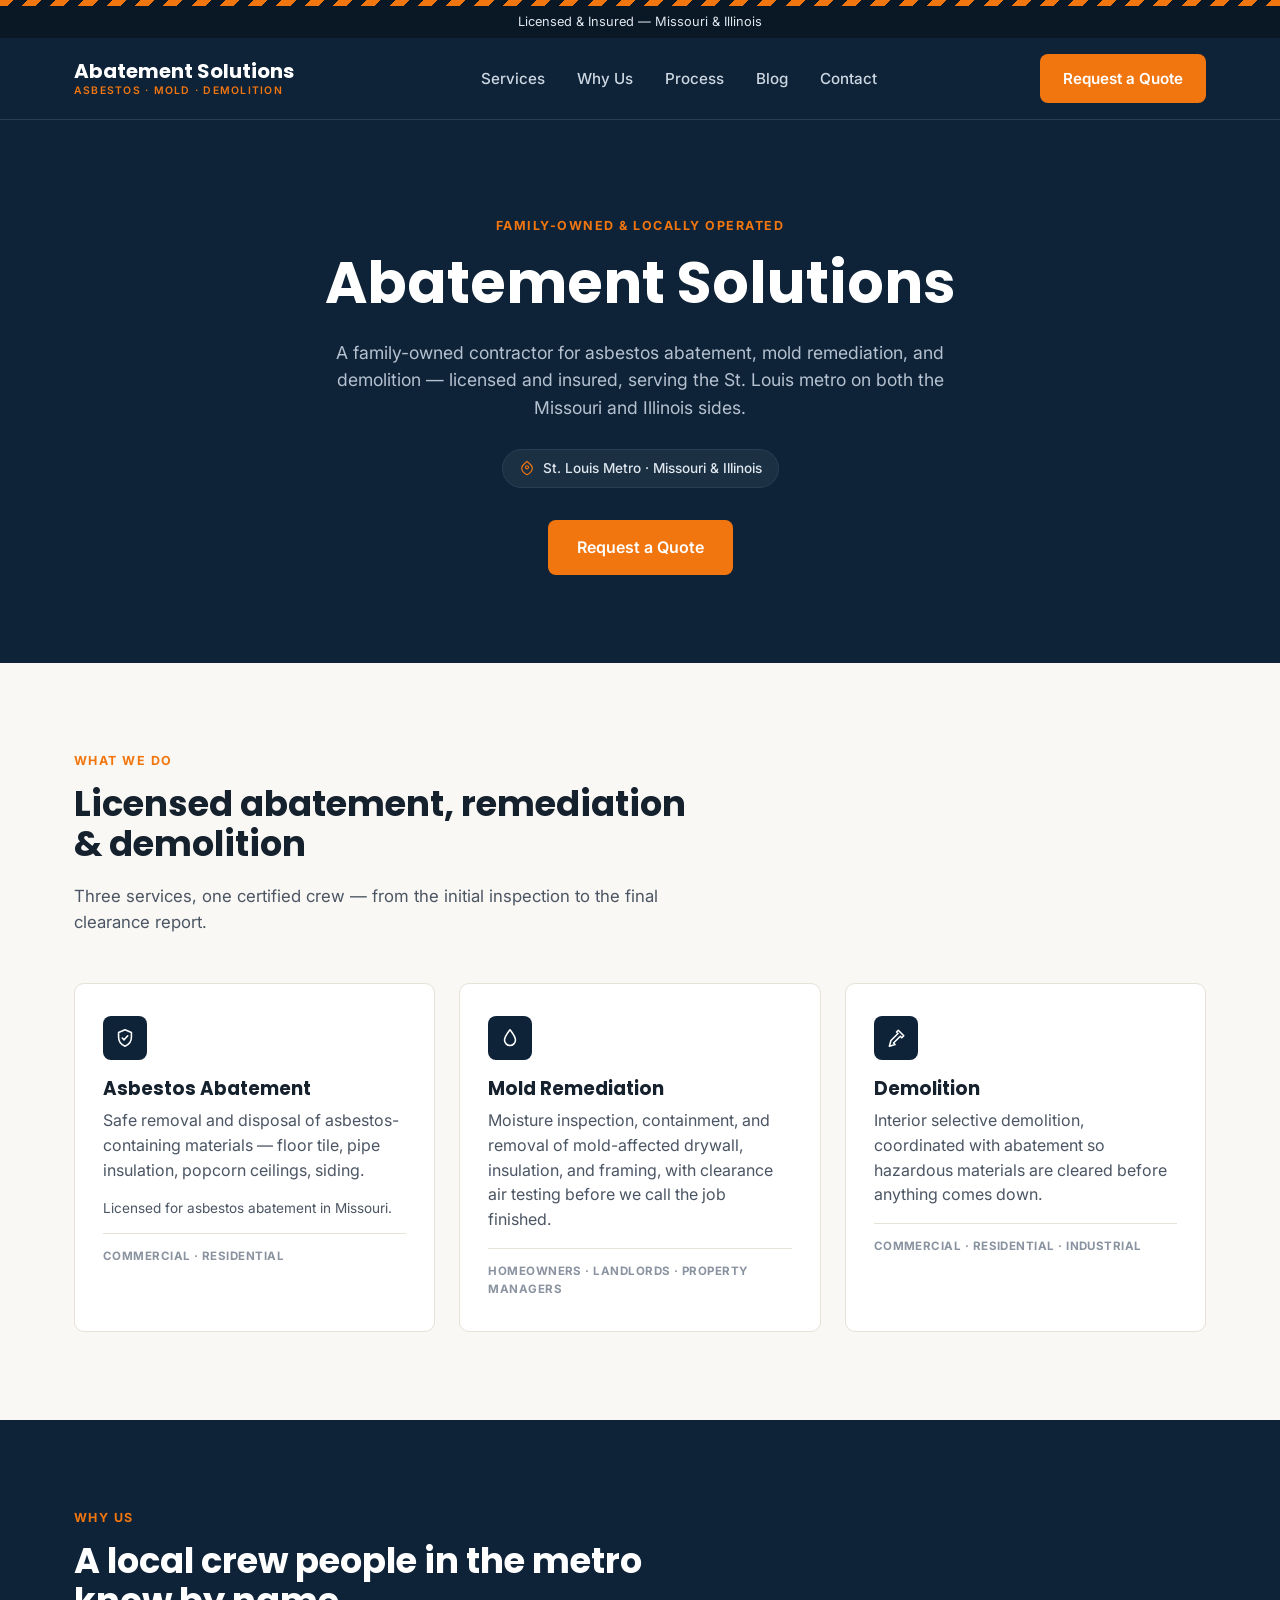
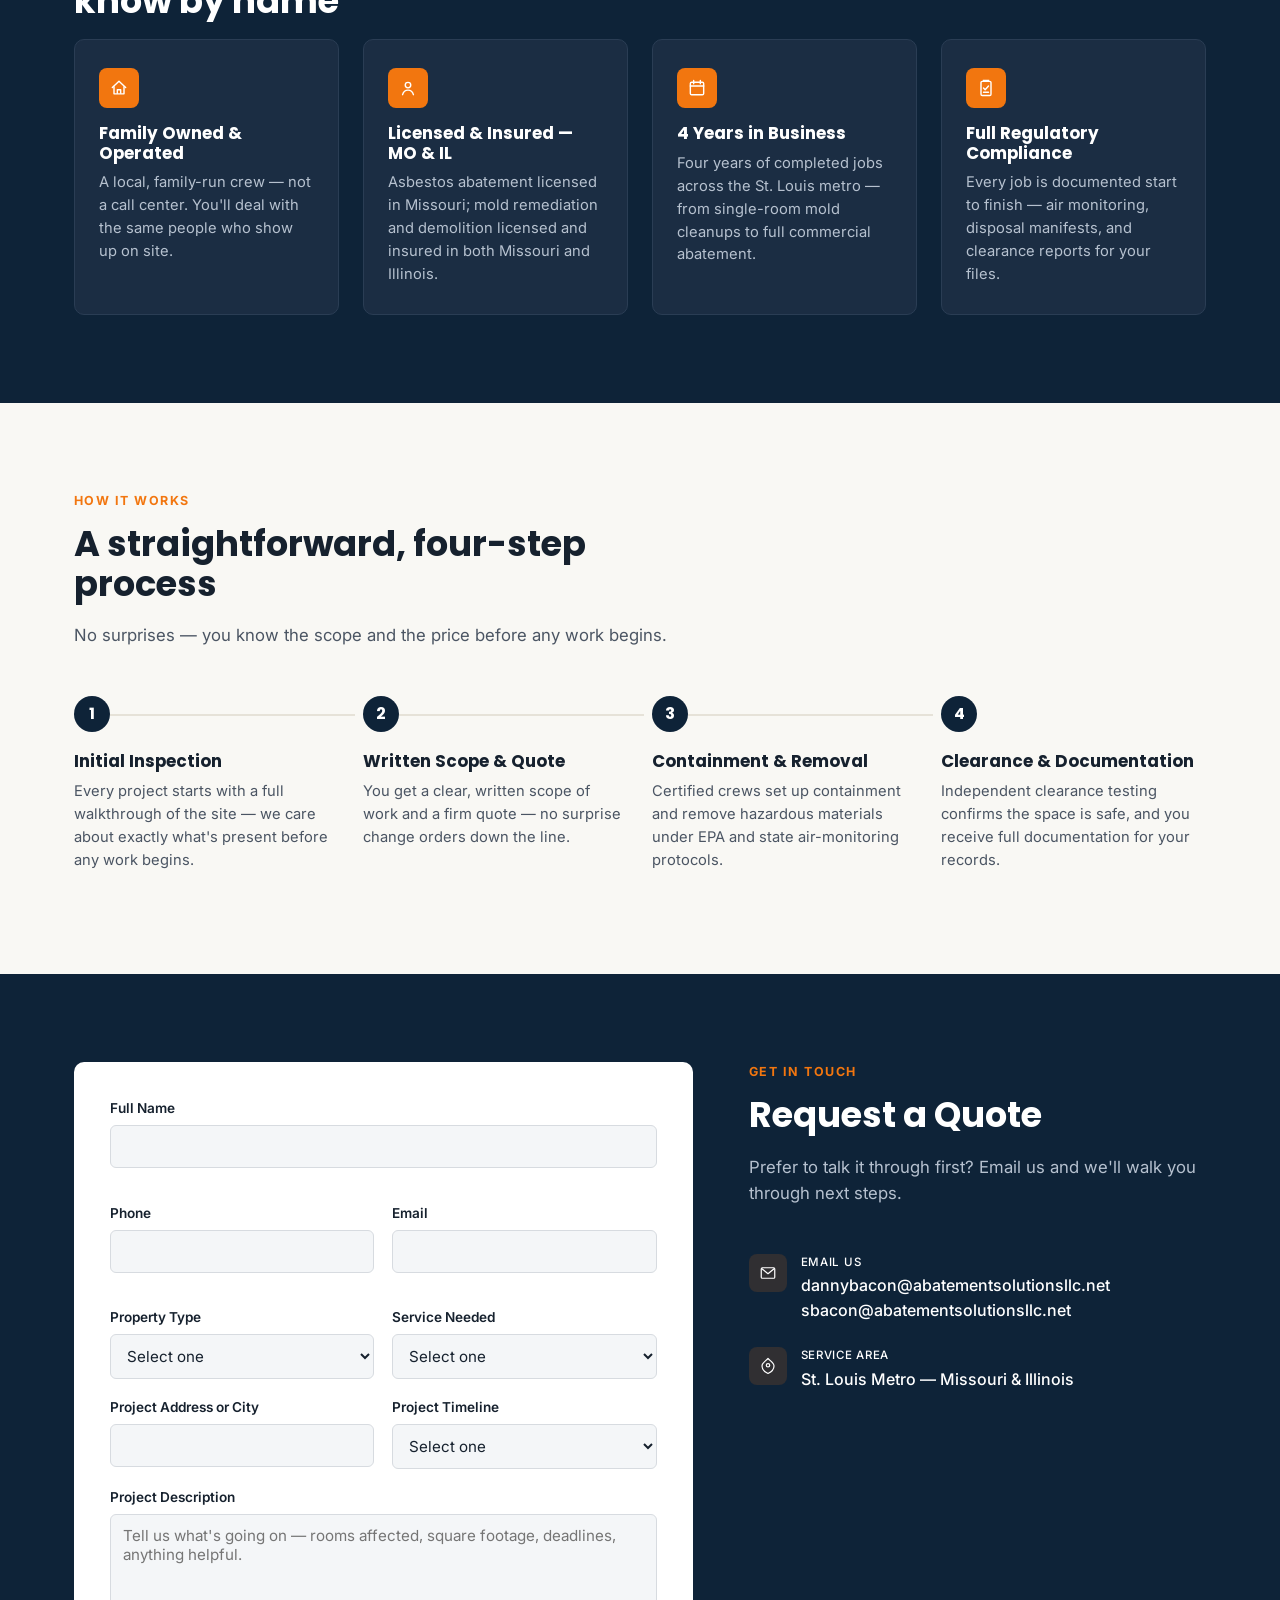
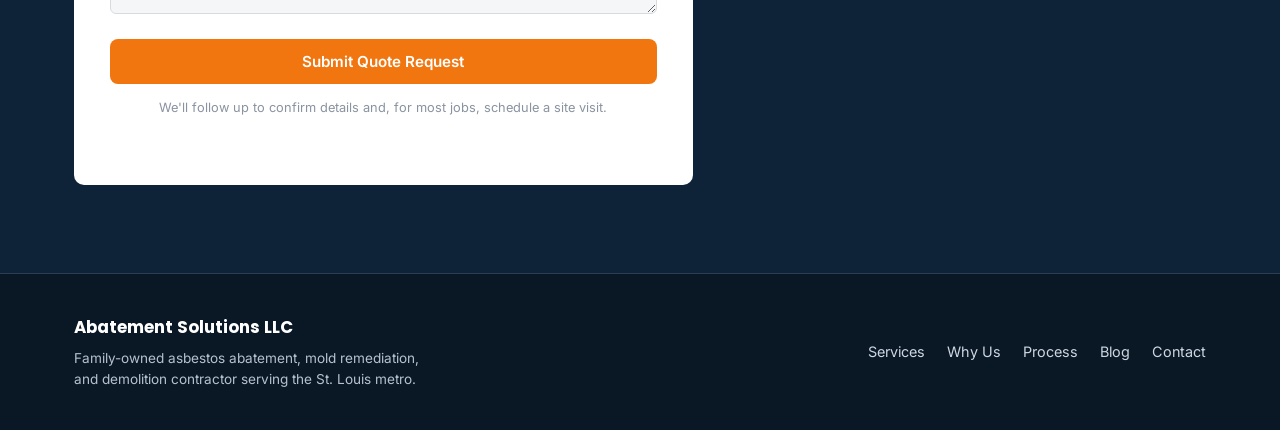
<file: index.html>
<!DOCTYPE html>
<html lang="en">
<head>
<meta charset="UTF-8">
<meta name="viewport" content="width=device-width, initial-scale=1.0">
<title>Abatement Solutions | Asbestos, Mold &amp; Demolition — St. Louis Metro</title>
<meta name="description" content="Family-owned asbestos abatement, mold remediation, and demolition contractor serving the St. Louis metro on both the Missouri and Illinois sides. Licensed &amp; insured.">
<link rel="canonical" href="https://abatementsolutionsllc.net/">
<meta property="og:type" content="website">
<meta property="og:title" content="Abatement Solutions | Asbestos, Mold &amp; Demolition — St. Louis Metro">
<meta property="og:description" content="Family-owned asbestos abatement, mold remediation, and demolition contractor serving the St. Louis metro on both the Missouri and Illinois sides. Licensed &amp; insured.">
<meta property="og:url" content="https://abatementsolutionsllc.net/">
<link rel="icon" href="assets/favicon.svg" type="image/svg+xml">
<link rel="preconnect" href="https://fonts.googleapis.com">
<link rel="preconnect" href="https://fonts.gstatic.com" crossorigin>
<link href="https://fonts.googleapis.com/css2?family=Poppins:wght@600;700;800&family=Inter:wght@400;500;600&display=swap" rel="stylesheet">
<link rel="stylesheet" href="css/styles.css">
<script type="application/ld+json">
{
  "@context": "https://schema.org",
  "@type": "HomeAndConstructionBusiness",
  "name": "Abatement Solutions LLC",
  "url": "https://abatementsolutionsllc.net/",
  "email": "dannybacon@abatementsolutionsllc.net",
  "description": "Family-owned asbestos abatement, mold remediation, and demolition contractor serving the St. Louis metro on both the Missouri and Illinois sides.",
  "areaServed": {
    "@type": "Place",
    "name": "St. Louis Metro (Missouri & Illinois)"
  },
  "makesOffer": [
    { "@type": "Offer", "itemOffered": { "@type": "Service", "name": "Asbestos Abatement" } },
    { "@type": "Offer", "itemOffered": { "@type": "Service", "name": "Mold Remediation" } },
    { "@type": "Offer", "itemOffered": { "@type": "Service", "name": "Demolition" } }
  ]
}
</script>
</head>
<body>

<div class="topbar">
  <div class="topbar__stripe" aria-hidden="true"></div>
  <div class="topbar__inner container">
    <span>Licensed &amp; Insured — Missouri &amp; Illinois</span>
  </div>
</div>

<header class="site-header">
  <div class="container site-header__inner">
    <a href="#top" class="brand">
      <span class="brand__name">Abatement Solutions</span>
      <span class="brand__tagline">Asbestos · Mold · Demolition</span>
    </a>

    <div class="nav-panel" id="main-nav">
      <nav class="main-nav">
        <a href="#services">Services</a>
        <a href="#why-us">Why Us</a>
        <a href="#process">Process</a>
        <a href="blog/index.html">Blog</a>
        <a href="#contact">Contact</a>
      </nav>
      <a href="#contact" class="btn btn--primary btn--nav">Request a Quote</a>
    </div>

    <button class="nav-toggle" id="nav-toggle" aria-expanded="false" aria-controls="main-nav" aria-label="Toggle navigation menu">
      <span></span><span></span><span></span>
    </button>
  </div>
</header>

<main id="top">

  <section class="hero">
    <div class="container hero__inner">
      <p class="eyebrow eyebrow--light">Family-Owned &amp; Locally Operated</p>
      <h1>Abatement Solutions</h1>
      <p class="hero__lead">
        A family-owned contractor for asbestos abatement, mold remediation, and demolition —
        licensed and insured, serving the St. Louis metro on both the Missouri and Illinois sides.
      </p>

      <div class="hero__badge">
        <svg viewBox="0 0 24 24" class="icon" aria-hidden="true"><path d="M12 2C8 6 4 8 4 12c0 4.4 3.6 8 8 10 4.4-2 8-5.6 8-10 0-4-4-6-8-10z" fill="none" stroke="currentColor" stroke-width="1.7" stroke-linejoin="round"/><circle cx="12" cy="11" r="2.3" fill="none" stroke="currentColor" stroke-width="1.7"/></svg>
        <span>St. Louis Metro · Missouri &amp; Illinois</span>
      </div>

      <div class="hero__cta">
        <a href="#contact" class="btn btn--primary btn--lg">Request a Quote</a>
      </div>
    </div>
  </section>

  <section id="services" class="section section--light">
    <div class="container">
      <p class="eyebrow">What We Do</p>
      <h2>Licensed abatement, remediation &amp; demolition</h2>
      <p class="section-lead">Three services, one certified crew — from the initial inspection to the final clearance report.</p>

      <div class="grid grid--3">
        <article class="card">
          <div class="card__icon">
            <svg viewBox="0 0 24 24" aria-hidden="true"><path d="M12 3l7 3v5c0 5-3.4 8.6-7 10-3.6-1.4-7-5-7-10V6l7-3z" fill="none" stroke="currentColor" stroke-width="1.7" stroke-linejoin="round"/><path d="M9 12l2 2 4-4.5" fill="none" stroke="currentColor" stroke-width="1.7" stroke-linecap="round" stroke-linejoin="round"/></svg>
          </div>
          <h3>Asbestos Abatement</h3>
          <p>Safe removal and disposal of asbestos-containing materials — floor tile, pipe insulation, popcorn ceilings, siding.</p>
          <p class="card__note">Licensed for asbestos abatement in Missouri.</p>
          <span class="card__tag">Commercial · Residential</span>
        </article>

        <article class="card">
          <div class="card__icon">
            <svg viewBox="0 0 24 24" aria-hidden="true"><path d="M12 3c3 4 6 7.8 6 11.2A6 6 0 0 1 6 14.2C6 10.8 9 7 12 3z" fill="none" stroke="currentColor" stroke-width="1.7" stroke-linejoin="round"/></svg>
          </div>
          <h3>Mold Remediation</h3>
          <p>Moisture inspection, containment, and removal of mold-affected drywall, insulation, and framing, with clearance air testing before we call the job finished.</p>
          <span class="card__tag">Homeowners · Landlords · Property Managers</span>
        </article>

        <article class="card">
          <div class="card__icon">
            <svg viewBox="0 0 24 24" aria-hidden="true"><path d="M14.5 3.5l6 6-2.2 2.2-1.6-1.6-7.4 7.4L11 19.2 4.8 21 6.5 14.8l7.7-7.7-1.6-1.6z" fill="none" stroke="currentColor" stroke-width="1.7" stroke-linejoin="round"/></svg>
          </div>
          <h3>Demolition</h3>
          <p>Interior selective demolition, coordinated with abatement so hazardous materials are cleared before anything comes down.</p>
          <span class="card__tag">Commercial · Residential · Industrial</span>
        </article>
      </div>
    </div>
  </section>

  <section id="why-us" class="section section--dark">
    <div class="container">
      <p class="eyebrow">Why Us</p>
      <h2>A local crew people in the metro know by name</h2>

      <div class="grid grid--4">
        <article class="feature">
          <div class="feature__icon">
            <svg viewBox="0 0 24 24" aria-hidden="true"><path d="M4 11.5L12 4l8 7.5" fill="none" stroke="currentColor" stroke-width="1.7" stroke-linecap="round" stroke-linejoin="round"/><path d="M6 10v9h12v-9" fill="none" stroke="currentColor" stroke-width="1.7" stroke-linejoin="round"/><path d="M10 19v-5h4v5" fill="none" stroke="currentColor" stroke-width="1.7" stroke-linejoin="round"/></svg>
          </div>
          <h3>Family Owned &amp; Operated</h3>
          <p>A local, family-run crew — not a call center. You'll deal with the same people who show up on site.</p>
        </article>

        <article class="feature">
          <div class="feature__icon">
            <svg viewBox="0 0 24 24" aria-hidden="true"><circle cx="12" cy="8.5" r="3.3" fill="none" stroke="currentColor" stroke-width="1.7"/><path d="M5.5 20c1-3.6 4-5.5 6.5-5.5s5.5 1.9 6.5 5.5" fill="none" stroke="currentColor" stroke-width="1.7" stroke-linecap="round"/></svg>
          </div>
          <h3>Licensed &amp; Insured — MO &amp; IL</h3>
          <p>Asbestos abatement licensed in Missouri; mold remediation and demolition licensed and insured in both Missouri and Illinois.</p>
        </article>

        <article class="feature">
          <div class="feature__icon">
            <svg viewBox="0 0 24 24" aria-hidden="true"><rect x="4" y="5" width="16" height="15" rx="1.5" fill="none" stroke="currentColor" stroke-width="1.7"/><path d="M4 9.5h16M8 3v4M16 3v4" fill="none" stroke="currentColor" stroke-width="1.7" stroke-linecap="round"/></svg>
          </div>
          <h3>4 Years in Business</h3>
          <p>Four years of completed jobs across the St. Louis metro — from single-room mold cleanups to full commercial abatement.</p>
        </article>

        <article class="feature">
          <div class="feature__icon">
            <svg viewBox="0 0 24 24" aria-hidden="true"><rect x="6" y="4" width="12" height="17" rx="1.5" fill="none" stroke="currentColor" stroke-width="1.7"/><path d="M9 4V3h6v1" fill="none" stroke="currentColor" stroke-width="1.7"/><path d="M9 12l2 2 4-4.5M9 17h6" fill="none" stroke="currentColor" stroke-width="1.7" stroke-linecap="round" stroke-linejoin="round"/></svg>
          </div>
          <h3>Full Regulatory Compliance</h3>
          <p>Every job is documented start to finish — air monitoring, disposal manifests, and clearance reports for your files.</p>
        </article>
      </div>
    </div>
  </section>

  <section id="process" class="section section--light">
    <div class="container">
      <p class="eyebrow">How It Works</p>
      <h2>A straightforward, four-step process</h2>
      <p class="section-lead">No surprises — you know the scope and the price before any work begins.</p>

      <ol class="steps">
        <li class="step">
          <span class="step__num">1</span>
          <h3>Initial Inspection</h3>
          <p>Every project starts with a full walkthrough of the site — we care about exactly what's present before any work begins.</p>
        </li>
        <li class="step">
          <span class="step__num">2</span>
          <h3>Written Scope &amp; Quote</h3>
          <p>You get a clear, written scope of work and a firm quote — no surprise change orders down the line.</p>
        </li>
        <li class="step">
          <span class="step__num">3</span>
          <h3>Containment &amp; Removal</h3>
          <p>Certified crews set up containment and remove hazardous materials under EPA and state air-monitoring protocols.</p>
        </li>
        <li class="step">
          <span class="step__num">4</span>
          <h3>Clearance &amp; Documentation</h3>
          <p>Independent clearance testing confirms the space is safe, and you receive full documentation for your records.</p>
        </li>
      </ol>
    </div>
  </section>

  <section id="contact" class="section section--dark">
    <div class="container contact__grid">
      <div class="contact__form-wrap">
        <form id="quote-form" class="quote-form" novalidate>
          <div class="form-field">
            <label for="full-name">Full Name</label>
            <input type="text" id="full-name" name="fullName" autocomplete="name" required>
            <span class="form-error" id="err-full-name"></span>
          </div>

          <div class="form-row">
            <div class="form-field">
              <label for="phone">Phone</label>
              <input type="tel" id="phone" name="phone" autocomplete="tel" required>
              <span class="form-error" id="err-phone"></span>
            </div>
            <div class="form-field">
              <label for="email">Email</label>
              <input type="email" id="email" name="email" autocomplete="email" required>
              <span class="form-error" id="err-email"></span>
            </div>
          </div>

          <div class="form-row">
            <div class="form-field">
              <label for="property-type">Property Type</label>
              <select id="property-type" name="propertyType" required>
                <option value="" disabled selected>Select one</option>
                <option>Residential</option>
                <option>Commercial</option>
                <option>Industrial</option>
                <option>Rental / Multi-family</option>
              </select>
            </div>
            <div class="form-field">
              <label for="service-needed">Service Needed</label>
              <select id="service-needed" name="serviceNeeded" required>
                <option value="" disabled selected>Select one</option>
                <option>Asbestos Abatement</option>
                <option>Mold Remediation</option>
                <option>Demolition</option>
                <option>Not Sure — Need Inspection</option>
              </select>
            </div>
          </div>

          <div class="form-row">
            <div class="form-field">
              <label for="address">Project Address or City</label>
              <input type="text" id="address" name="address" required>
            </div>
            <div class="form-field">
              <label for="timeline">Project Timeline</label>
              <select id="timeline" name="timeline">
                <option value="" disabled selected>Select one</option>
                <option>As soon as possible</option>
                <option>Within 2–4 weeks</option>
                <option>1–3 months</option>
                <option>Just researching</option>
              </select>
            </div>
          </div>

          <div class="form-field">
            <label for="description">Project Description</label>
            <textarea id="description" name="description" rows="4" placeholder="Tell us what's going on — rooms affected, square footage, deadlines, anything helpful."></textarea>
          </div>

          <button type="submit" class="btn btn--primary btn--block" id="submit-btn">Submit Quote Request</button>
          <p class="form-footnote">We'll follow up to confirm details and, for most jobs, schedule a site visit.</p>

          <p class="form-status" id="form-status" role="status" aria-live="polite"></p>
        </form>
      </div>

      <div class="contact__info">
        <p class="eyebrow">Get In Touch</p>
        <h2>Request a Quote</h2>
        <p class="section-lead section-lead--dark">Prefer to talk it through first? Email us and we'll walk you through next steps.</p>

        <ul class="info-list">
          <li>
            <span class="info-list__icon">
              <svg viewBox="0 0 24 24" aria-hidden="true"><rect x="3" y="5" width="18" height="14" rx="1.5" fill="none" stroke="currentColor" stroke-width="1.6"/><path d="M3.5 6l8.5 7 8.5-7" fill="none" stroke="currentColor" stroke-width="1.6" stroke-linejoin="round"/></svg>
            </span>
            <div>
              <span class="info-list__label">Email Us</span>
              <a href="mailto:dannybacon@abatementsolutionsllc.net">dannybacon@abatementsolutionsllc.net</a><br>
              <a href="mailto:sbacon@abatementsolutionsllc.net">sbacon@abatementsolutionsllc.net</a>
            </div>
          </li>
          <li>
            <span class="info-list__icon">
              <svg viewBox="0 0 24 24" aria-hidden="true"><path d="M12 2C8 6 4 8 4 12c0 4.4 3.6 8 8 10 4.4-2 8-5.6 8-10 0-4-4-6-8-10z" fill="none" stroke="currentColor" stroke-width="1.6" stroke-linejoin="round"/><circle cx="12" cy="11" r="2.3" fill="none" stroke="currentColor" stroke-width="1.6"/></svg>
            </span>
            <div>
              <span class="info-list__label">Service Area</span>
              <span>St. Louis Metro — Missouri &amp; Illinois</span>
            </div>
          </li>
        </ul>
      </div>
    </div>
  </section>

</main>

<footer class="site-footer">
  <div class="container site-footer__inner">
    <div>
      <span class="brand__name brand__name--footer">Abatement Solutions LLC</span>
      <p class="site-footer__desc">Family-owned asbestos abatement, mold remediation, and demolition contractor serving the St. Louis metro.</p>
    </div>
    <nav class="site-footer__nav">
      <a href="#services">Services</a>
      <a href="#why-us">Why Us</a>
      <a href="#process">Process</a>
      <a href="blog/index.html">Blog</a>
      <a href="#contact">Contact</a>
    </nav>
  </div>
</footer>

<script src="js/main.js"></script>
</body>
</html>
</file>
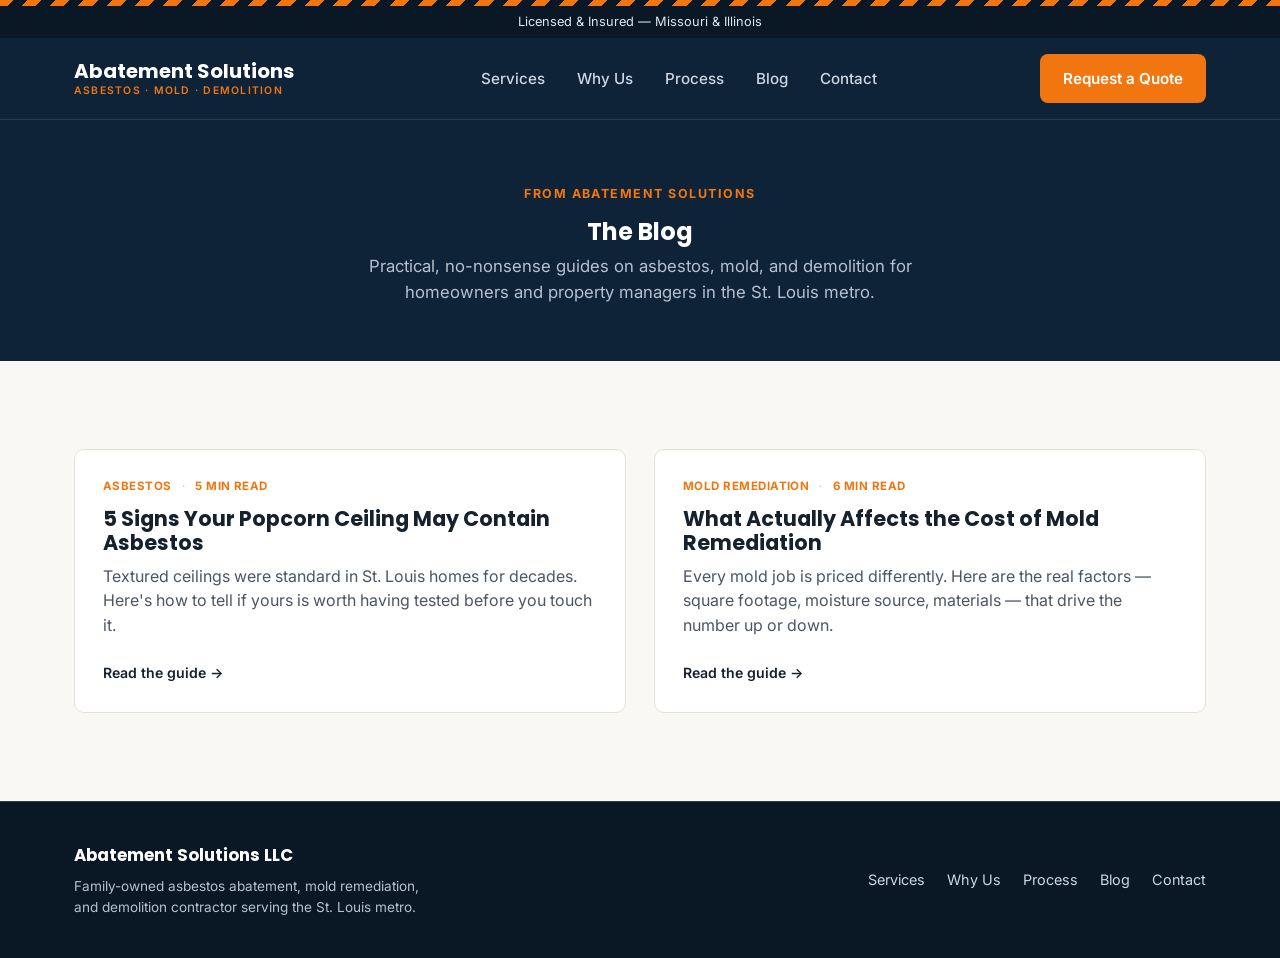
<file: blog/index.html>
<!DOCTYPE html>
<html lang="en">
<head>
<meta charset="UTF-8">
<meta name="viewport" content="width=device-width, initial-scale=1.0">
<title>Blog | Abatement Solutions</title>
<meta name="description" content="Practical guides on asbestos, mold, and demolition for St. Louis metro homeowners and property managers, from Abatement Solutions.">
<link rel="canonical" href="https://abatementsolutionsllc.net/blog/index.html">
<meta property="og:type" content="website">
<meta property="og:title" content="Blog | Abatement Solutions">
<meta property="og:description" content="Practical guides on asbestos, mold, and demolition for St. Louis metro homeowners and property managers, from Abatement Solutions.">
<meta property="og:url" content="https://abatementsolutionsllc.net/blog/index.html">
<link rel="icon" href="../assets/favicon.svg" type="image/svg+xml">
<link rel="preconnect" href="https://fonts.googleapis.com">
<link rel="preconnect" href="https://fonts.gstatic.com" crossorigin>
<link href="https://fonts.googleapis.com/css2?family=Poppins:wght@600;700;800&family=Inter:wght@400;500;600&display=swap" rel="stylesheet">
<link rel="stylesheet" href="../css/styles.css">
</head>
<body>

<div class="topbar">
  <div class="topbar__stripe" aria-hidden="true"></div>
  <div class="topbar__inner container">
    <span>Licensed &amp; Insured — Missouri &amp; Illinois</span>
  </div>
</div>

<header class="site-header">
  <div class="container site-header__inner">
    <a href="../index.html" class="brand">
      <span class="brand__name">Abatement Solutions</span>
      <span class="brand__tagline">Asbestos · Mold · Demolition</span>
    </a>

    <div class="nav-panel" id="main-nav">
      <nav class="main-nav">
        <a href="../index.html#services">Services</a>
        <a href="../index.html#why-us">Why Us</a>
        <a href="../index.html#process">Process</a>
        <a href="index.html">Blog</a>
        <a href="../index.html#contact">Contact</a>
      </nav>
      <a href="../index.html#contact" class="btn btn--primary btn--nav">Request a Quote</a>
    </div>

    <button class="nav-toggle" id="nav-toggle" aria-expanded="false" aria-controls="main-nav" aria-label="Toggle navigation menu">
      <span></span><span></span><span></span>
    </button>
  </div>
</header>

<main>

  <section class="blog-hero">
    <div class="container">
      <p class="eyebrow eyebrow--light">From Abatement Solutions</p>
      <h1>The Blog</h1>
      <p class="section-lead">Practical, no-nonsense guides on asbestos, mold, and demolition for homeowners and property managers in the St. Louis metro.</p>
    </div>
  </section>

  <section class="section section--light">
    <div class="container">
      <div class="blog-grid">

        <a href="popcorn-ceiling-asbestos-signs.html" class="post-card">
          <div class="post-card__meta">
            <span>Asbestos</span>
            <span class="dot">·</span>
            <span>5 min read</span>
          </div>
          <h2>5 Signs Your Popcorn Ceiling May Contain Asbestos</h2>
          <p>Textured ceilings were standard in St. Louis homes for decades. Here's how to tell if yours is worth having tested before you touch it.</p>
          <span class="post-card__read">Read the guide →</span>
        </a>

        <a href="mold-remediation-cost-st-louis-guide.html" class="post-card">
          <div class="post-card__meta">
            <span>Mold Remediation</span>
            <span class="dot">·</span>
            <span>6 min read</span>
          </div>
          <h2>What Actually Affects the Cost of Mold Remediation</h2>
          <p>Every mold job is priced differently. Here are the real factors — square footage, moisture source, materials — that drive the number up or down.</p>
          <span class="post-card__read">Read the guide →</span>
        </a>

      </div>
    </div>
  </section>

</main>

<footer class="site-footer">
  <div class="container site-footer__inner">
    <div>
      <span class="brand__name brand__name--footer">Abatement Solutions LLC</span>
      <p class="site-footer__desc">Family-owned asbestos abatement, mold remediation, and demolition contractor serving the St. Louis metro.</p>
    </div>
    <nav class="site-footer__nav">
      <a href="../index.html#services">Services</a>
      <a href="../index.html#why-us">Why Us</a>
      <a href="../index.html#process">Process</a>
      <a href="index.html">Blog</a>
      <a href="../index.html#contact">Contact</a>
    </nav>
  </div>
</footer>

<script src="../js/main.js"></script>
</body>
</html>
</file>
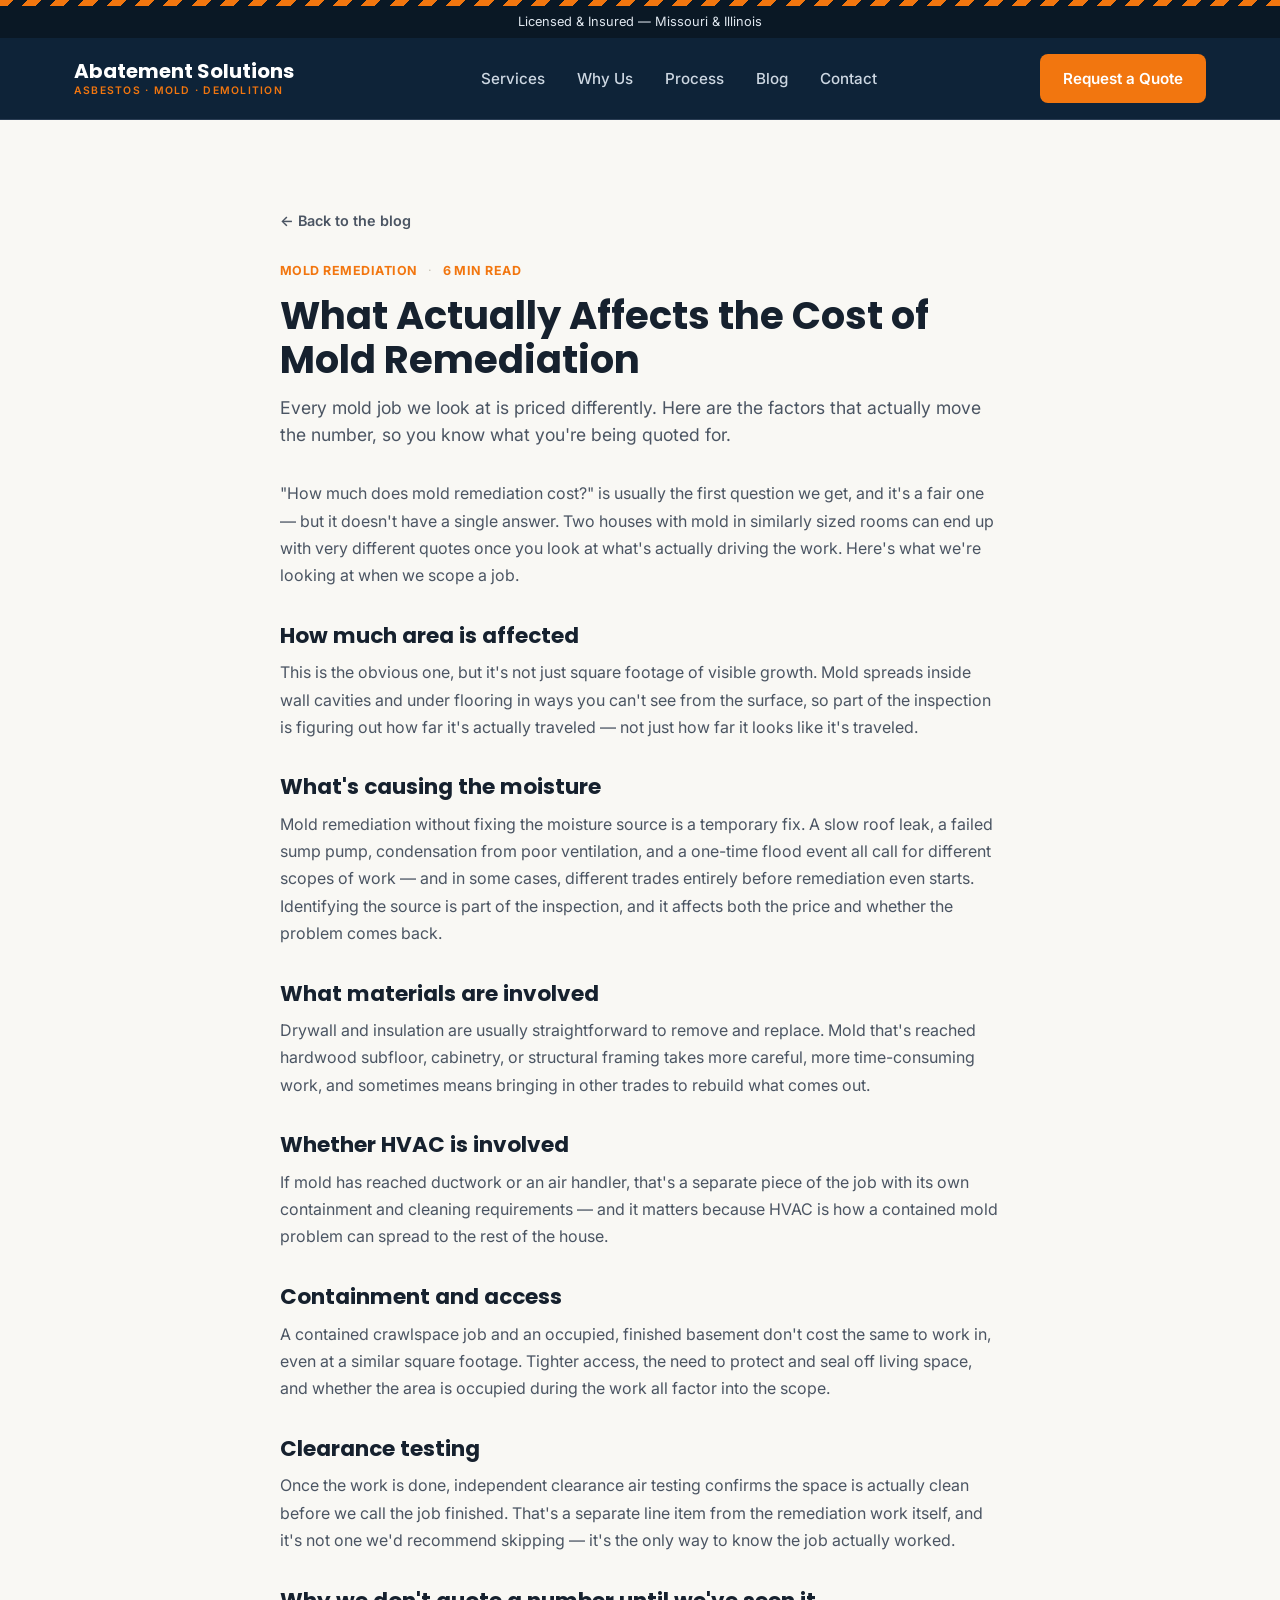
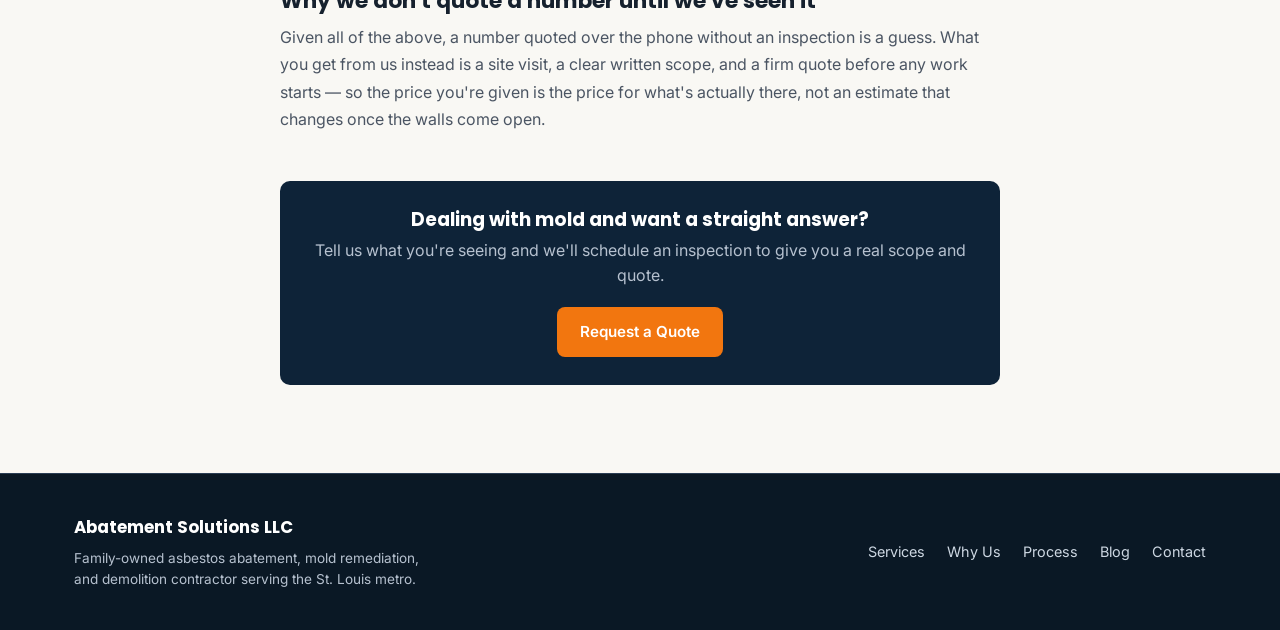
<file: blog/mold-remediation-cost-st-louis-guide.html>
<!DOCTYPE html>
<html lang="en">
<head>
<meta charset="UTF-8">
<meta name="viewport" content="width=device-width, initial-scale=1.0">
<title>What Actually Affects the Cost of Mold Remediation | Abatement Solutions</title>
<meta name="description" content="Mold remediation pricing varies a lot from job to job. Here are the real factors — square footage, moisture source, materials — that drive the cost.">
<link rel="canonical" href="https://abatementsolutionsllc.net/blog/mold-remediation-cost-st-louis-guide.html">
<meta property="og:type" content="article">
<meta property="og:title" content="What Actually Affects the Cost of Mold Remediation | Abatement Solutions">
<meta property="og:description" content="Mold remediation pricing varies a lot from job to job. Here are the real factors — square footage, moisture source, materials — that drive the cost.">
<meta property="og:url" content="https://abatementsolutionsllc.net/blog/mold-remediation-cost-st-louis-guide.html">
<link rel="icon" href="../assets/favicon.svg" type="image/svg+xml">
<link rel="preconnect" href="https://fonts.googleapis.com">
<link rel="preconnect" href="https://fonts.gstatic.com" crossorigin>
<link href="https://fonts.googleapis.com/css2?family=Poppins:wght@600;700;800&family=Inter:wght@400;500;600&display=swap" rel="stylesheet">
<link rel="stylesheet" href="../css/styles.css">
</head>
<body>

<div class="topbar">
  <div class="topbar__stripe" aria-hidden="true"></div>
  <div class="topbar__inner container">
    <span>Licensed &amp; Insured — Missouri &amp; Illinois</span>
  </div>
</div>

<header class="site-header">
  <div class="container site-header__inner">
    <a href="../index.html" class="brand">
      <span class="brand__name">Abatement Solutions</span>
      <span class="brand__tagline">Asbestos · Mold · Demolition</span>
    </a>

    <div class="nav-panel" id="main-nav">
      <nav class="main-nav">
        <a href="../index.html#services">Services</a>
        <a href="../index.html#why-us">Why Us</a>
        <a href="../index.html#process">Process</a>
        <a href="index.html">Blog</a>
        <a href="../index.html#contact">Contact</a>
      </nav>
      <a href="../index.html#contact" class="btn btn--primary btn--nav">Request a Quote</a>
    </div>

    <button class="nav-toggle" id="nav-toggle" aria-expanded="false" aria-controls="main-nav" aria-label="Toggle navigation menu">
      <span></span><span></span><span></span>
    </button>
  </div>
</header>

<main>
  <section class="section section--light">
    <div class="container">
      <article class="article">
        <a href="index.html" class="back-link">← Back to the blog</a>

        <div class="article__meta">
          <span>Mold Remediation</span>
          <span class="dot">·</span>
          <span>6 min read</span>
        </div>
        <h1>What Actually Affects the Cost of Mold Remediation</h1>
        <p class="article__dek">Every mold job we look at is priced differently. Here are the factors that actually move the number, so you know what you're being quoted for.</p>

        <div class="article__body">
          <p>"How much does mold remediation cost?" is usually the first question we get, and it's a fair one — but it doesn't have a single answer. Two houses with mold in similarly sized rooms can end up with very different quotes once you look at what's actually driving the work. Here's what we're looking at when we scope a job.</p>

          <h2>How much area is affected</h2>
          <p>This is the obvious one, but it's not just square footage of visible growth. Mold spreads inside wall cavities and under flooring in ways you can't see from the surface, so part of the inspection is figuring out how far it's actually traveled — not just how far it looks like it's traveled.</p>

          <h2>What's causing the moisture</h2>
          <p>Mold remediation without fixing the moisture source is a temporary fix. A slow roof leak, a failed sump pump, condensation from poor ventilation, and a one-time flood event all call for different scopes of work — and in some cases, different trades entirely before remediation even starts. Identifying the source is part of the inspection, and it affects both the price and whether the problem comes back.</p>

          <h2>What materials are involved</h2>
          <p>Drywall and insulation are usually straightforward to remove and replace. Mold that's reached hardwood subfloor, cabinetry, or structural framing takes more careful, more time-consuming work, and sometimes means bringing in other trades to rebuild what comes out.</p>

          <h2>Whether HVAC is involved</h2>
          <p>If mold has reached ductwork or an air handler, that's a separate piece of the job with its own containment and cleaning requirements — and it matters because HVAC is how a contained mold problem can spread to the rest of the house.</p>

          <h2>Containment and access</h2>
          <p>A contained crawlspace job and an occupied, finished basement don't cost the same to work in, even at a similar square footage. Tighter access, the need to protect and seal off living space, and whether the area is occupied during the work all factor into the scope.</p>

          <h2>Clearance testing</h2>
          <p>Once the work is done, independent clearance air testing confirms the space is actually clean before we call the job finished. That's a separate line item from the remediation work itself, and it's not one we'd recommend skipping — it's the only way to know the job actually worked.</p>

          <h2>Why we don't quote a number until we've seen it</h2>
          <p>Given all of the above, a number quoted over the phone without an inspection is a guess. What you get from us instead is a site visit, a clear written scope, and a firm quote before any work starts — so the price you're given is the price for what's actually there, not an estimate that changes once the walls come open.</p>
        </div>

        <div class="article__cta">
          <h3>Dealing with mold and want a straight answer?</h3>
          <p>Tell us what you're seeing and we'll schedule an inspection to give you a real scope and quote.</p>
          <a href="../index.html#contact" class="btn btn--primary">Request a Quote</a>
        </div>
      </article>
    </div>
  </section>
</main>

<footer class="site-footer">
  <div class="container site-footer__inner">
    <div>
      <span class="brand__name brand__name--footer">Abatement Solutions LLC</span>
      <p class="site-footer__desc">Family-owned asbestos abatement, mold remediation, and demolition contractor serving the St. Louis metro.</p>
    </div>
    <nav class="site-footer__nav">
      <a href="../index.html#services">Services</a>
      <a href="../index.html#why-us">Why Us</a>
      <a href="../index.html#process">Process</a>
      <a href="index.html">Blog</a>
      <a href="../index.html#contact">Contact</a>
    </nav>
  </div>
</footer>

<script src="../js/main.js"></script>
</body>
</html>
</file>
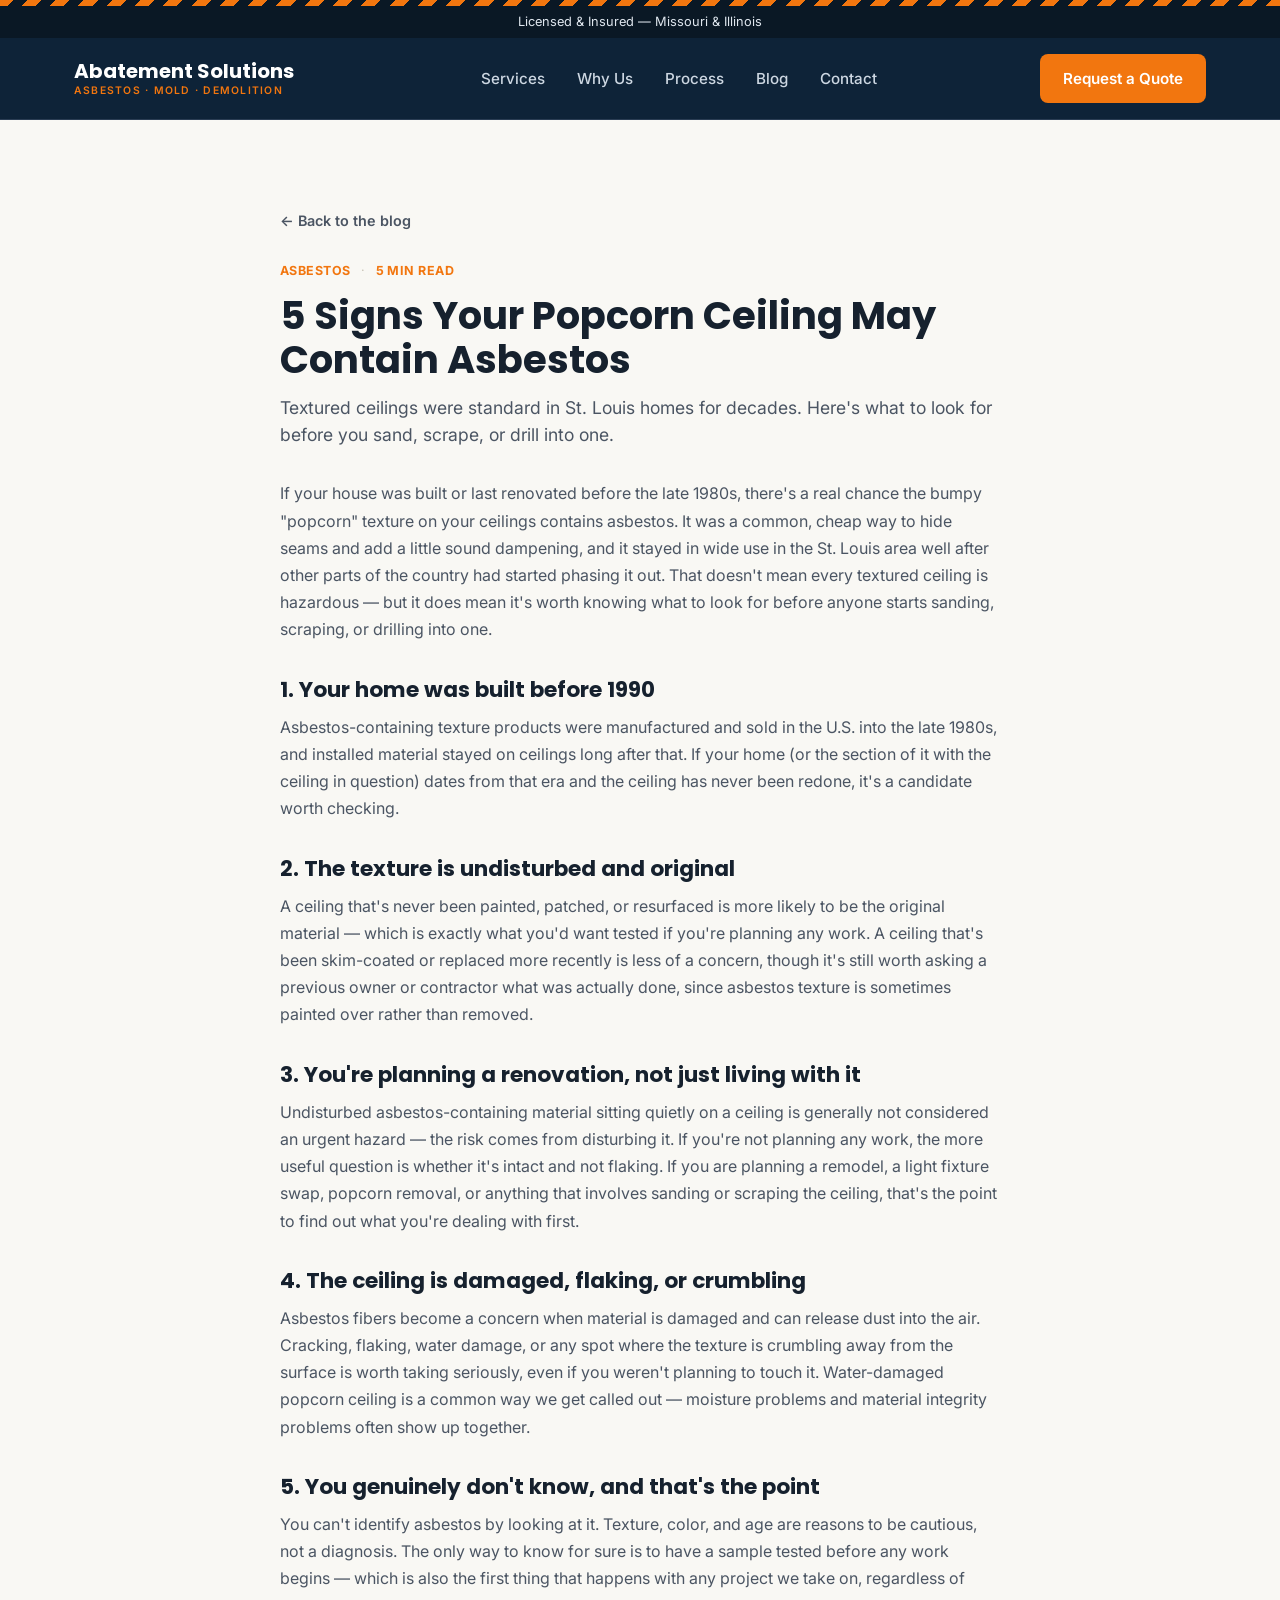
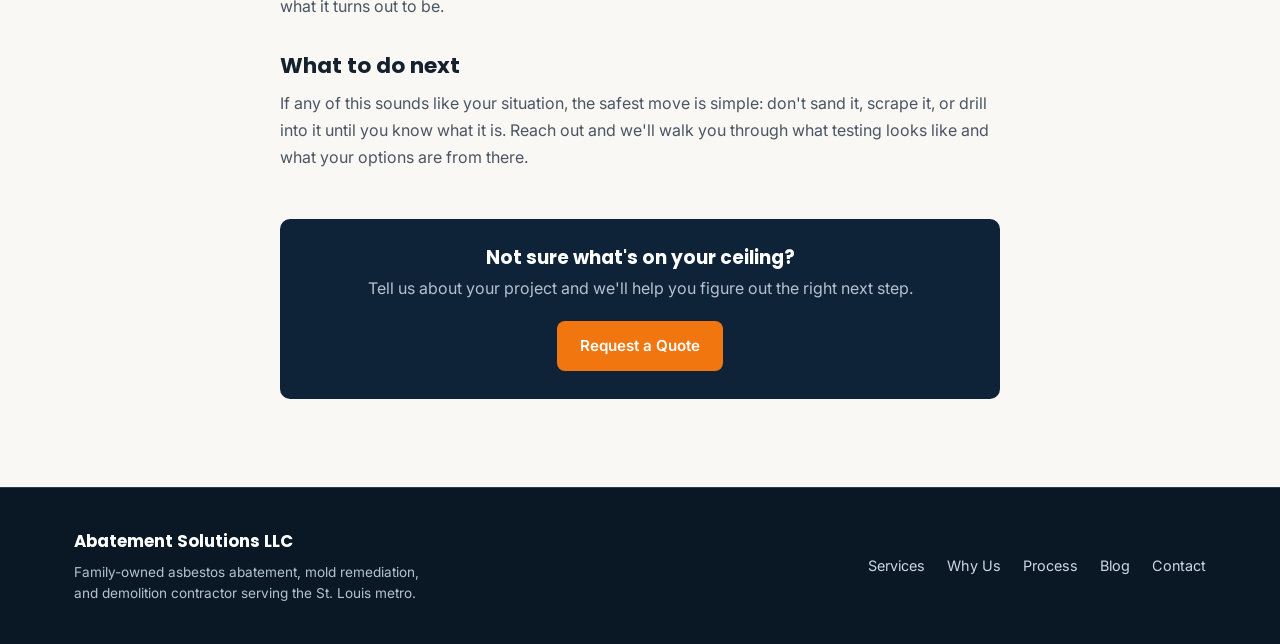
<file: blog/popcorn-ceiling-asbestos-signs.html>
<!DOCTYPE html>
<html lang="en">
<head>
<meta charset="UTF-8">
<meta name="viewport" content="width=device-width, initial-scale=1.0">
<title>5 Signs Your Popcorn Ceiling May Contain Asbestos | Abatement Solutions</title>
<meta name="description" content="Textured popcorn ceilings were standard in St. Louis homes for decades. Here's how to tell if yours might contain asbestos before you touch it.">
<link rel="canonical" href="https://abatementsolutionsllc.net/blog/popcorn-ceiling-asbestos-signs.html">
<meta property="og:type" content="article">
<meta property="og:title" content="5 Signs Your Popcorn Ceiling May Contain Asbestos | Abatement Solutions">
<meta property="og:description" content="Textured popcorn ceilings were standard in St. Louis homes for decades. Here's how to tell if yours might contain asbestos before you touch it.">
<meta property="og:url" content="https://abatementsolutionsllc.net/blog/popcorn-ceiling-asbestos-signs.html">
<link rel="icon" href="../assets/favicon.svg" type="image/svg+xml">
<link rel="preconnect" href="https://fonts.googleapis.com">
<link rel="preconnect" href="https://fonts.gstatic.com" crossorigin>
<link href="https://fonts.googleapis.com/css2?family=Poppins:wght@600;700;800&family=Inter:wght@400;500;600&display=swap" rel="stylesheet">
<link rel="stylesheet" href="../css/styles.css">
</head>
<body>

<div class="topbar">
  <div class="topbar__stripe" aria-hidden="true"></div>
  <div class="topbar__inner container">
    <span>Licensed &amp; Insured — Missouri &amp; Illinois</span>
  </div>
</div>

<header class="site-header">
  <div class="container site-header__inner">
    <a href="../index.html" class="brand">
      <span class="brand__name">Abatement Solutions</span>
      <span class="brand__tagline">Asbestos · Mold · Demolition</span>
    </a>

    <div class="nav-panel" id="main-nav">
      <nav class="main-nav">
        <a href="../index.html#services">Services</a>
        <a href="../index.html#why-us">Why Us</a>
        <a href="../index.html#process">Process</a>
        <a href="index.html">Blog</a>
        <a href="../index.html#contact">Contact</a>
      </nav>
      <a href="../index.html#contact" class="btn btn--primary btn--nav">Request a Quote</a>
    </div>

    <button class="nav-toggle" id="nav-toggle" aria-expanded="false" aria-controls="main-nav" aria-label="Toggle navigation menu">
      <span></span><span></span><span></span>
    </button>
  </div>
</header>

<main>
  <section class="section section--light">
    <div class="container">
      <article class="article">
        <a href="index.html" class="back-link">← Back to the blog</a>

        <div class="article__meta">
          <span>Asbestos</span>
          <span class="dot">·</span>
          <span>5 min read</span>
        </div>
        <h1>5 Signs Your Popcorn Ceiling May Contain Asbestos</h1>
        <p class="article__dek">Textured ceilings were standard in St. Louis homes for decades. Here's what to look for before you sand, scrape, or drill into one.</p>

        <div class="article__body">
          <p>If your house was built or last renovated before the late 1980s, there's a real chance the bumpy "popcorn" texture on your ceilings contains asbestos. It was a common, cheap way to hide seams and add a little sound dampening, and it stayed in wide use in the St. Louis area well after other parts of the country had started phasing it out. That doesn't mean every textured ceiling is hazardous — but it does mean it's worth knowing what to look for before anyone starts sanding, scraping, or drilling into one.</p>

          <h2>1. Your home was built before 1990</h2>
          <p>Asbestos-containing texture products were manufactured and sold in the U.S. into the late 1980s, and installed material stayed on ceilings long after that. If your home (or the section of it with the ceiling in question) dates from that era and the ceiling has never been redone, it's a candidate worth checking.</p>

          <h2>2. The texture is undisturbed and original</h2>
          <p>A ceiling that's never been painted, patched, or resurfaced is more likely to be the original material — which is exactly what you'd want tested if you're planning any work. A ceiling that's been skim-coated or replaced more recently is less of a concern, though it's still worth asking a previous owner or contractor what was actually done, since asbestos texture is sometimes painted over rather than removed.</p>

          <h2>3. You're planning a renovation, not just living with it</h2>
          <p>Undisturbed asbestos-containing material sitting quietly on a ceiling is generally not considered an urgent hazard — the risk comes from disturbing it. If you're not planning any work, the more useful question is whether it's intact and not flaking. If you are planning a remodel, a light fixture swap, popcorn removal, or anything that involves sanding or scraping the ceiling, that's the point to find out what you're dealing with first.</p>

          <h2>4. The ceiling is damaged, flaking, or crumbling</h2>
          <p>Asbestos fibers become a concern when material is damaged and can release dust into the air. Cracking, flaking, water damage, or any spot where the texture is crumbling away from the surface is worth taking seriously, even if you weren't planning to touch it. Water-damaged popcorn ceiling is a common way we get called out — moisture problems and material integrity problems often show up together.</p>

          <h2>5. You genuinely don't know, and that's the point</h2>
          <p>You can't identify asbestos by looking at it. Texture, color, and age are reasons to be cautious, not a diagnosis. The only way to know for sure is to have a sample tested before any work begins — which is also the first thing that happens with any project we take on, regardless of what it turns out to be.</p>

          <h2>What to do next</h2>
          <p>If any of this sounds like your situation, the safest move is simple: don't sand it, scrape it, or drill into it until you know what it is. Reach out and we'll walk you through what testing looks like and what your options are from there.</p>
        </div>

        <div class="article__cta">
          <h3>Not sure what's on your ceiling?</h3>
          <p>Tell us about your project and we'll help you figure out the right next step.</p>
          <a href="../index.html#contact" class="btn btn--primary">Request a Quote</a>
        </div>
      </article>
    </div>
  </section>
</main>

<footer class="site-footer">
  <div class="container site-footer__inner">
    <div>
      <span class="brand__name brand__name--footer">Abatement Solutions LLC</span>
      <p class="site-footer__desc">Family-owned asbestos abatement, mold remediation, and demolition contractor serving the St. Louis metro.</p>
    </div>
    <nav class="site-footer__nav">
      <a href="../index.html#services">Services</a>
      <a href="../index.html#why-us">Why Us</a>
      <a href="../index.html#process">Process</a>
      <a href="index.html">Blog</a>
      <a href="../index.html#contact">Contact</a>
    </nav>
  </div>
</footer>

<script src="../js/main.js"></script>
</body>
</html>
</file>
<file: css/styles.css>
/* ---------- Tokens ---------- */
:root {
  --navy: #0e2338;
  --navy-dark: #0a1825;
  --navy-card: #1b2d43;
  --navy-border: #2a3d54;
  --orange: #f2760f;
  --orange-dark: #d9660a;
  --cream: #f9f8f4;
  --white: #ffffff;
  --ink: #16212e;
  --ink-soft: #4b5563;
  --line: #e6e2d8;
  --light-muted: #b6c1cf;

  --font-head: 'Poppins', 'Segoe UI', sans-serif;
  --font-body: 'Inter', 'Segoe UI', sans-serif;

  --radius: 10px;
  --container: 1180px;
}

* { box-sizing: border-box; }
html { scroll-behavior: smooth; }

body {
  margin: 0;
  font-family: var(--font-body);
  color: var(--ink);
  background: var(--cream);
  line-height: 1.55;
  -webkit-font-smoothing: antialiased;
}

h1, h2, h3 {
  font-family: var(--font-head);
  font-weight: 700;
  line-height: 1.15;
  margin: 0 0 .5em;
  color: var(--ink);
}

p { margin: 0 0 1em; color: var(--ink-soft); }

a { color: inherit; text-decoration: none; }

.container {
  max-width: var(--container);
  margin: 0 auto;
  padding: 0 24px;
}

img, svg { display: block; max-width: 100%; }

.icon { width: 20px; height: 20px; }

/* ---------- Buttons ---------- */
.btn {
  display: inline-flex;
  align-items: center;
  justify-content: center;
  gap: 8px;
  font-family: var(--font-body);
  font-weight: 600;
  font-size: .95rem;
  padding: 12px 22px;
  border-radius: 8px;
  border: 1px solid transparent;
  cursor: pointer;
  transition: background .15s ease, color .15s ease, border-color .15s ease, transform .1s ease;
  white-space: nowrap;
}
.btn:active { transform: translateY(1px); }

.btn--primary {
  background: var(--orange);
  color: #fff;
}
.btn--primary:hover { background: var(--orange-dark); }

.btn--ghost {
  background: transparent;
  color: var(--white);
  border-bottom: 1px solid rgba(255,255,255,.4);
  border-radius: 0;
  padding-left: 4px;
  padding-right: 4px;
}
.btn--ghost:hover { border-color: #fff; }

.btn--lg { padding: 14px 28px; font-size: 1rem; }
.btn--block { width: 100%; }

.btn--nav { display: inline-flex; }

/* ---------- Top bar ---------- */
.topbar {
  position: relative;
  background: var(--navy-dark);
  color: #dfe6ee;
  font-size: .8rem;
  overflow: hidden;
}
.topbar__stripe {
  position: absolute;
  inset: 0;
  height: 6px;
  background: repeating-linear-gradient(
    -45deg,
    var(--orange) 0 10px,
    var(--navy-dark) 10px 20px
  );
}
.topbar__inner {
  display: flex;
  justify-content: center;
  align-items: center;
  padding-top: 12px;
  padding-bottom: 6px;
}

/* ---------- Header / Nav ---------- */
.site-header {
  background: var(--navy);
  border-bottom: 1px solid var(--navy-border);
  position: sticky;
  top: 0;
  z-index: 50;
}
.site-header__inner {
  display: flex;
  align-items: center;
  justify-content: space-between;
  gap: 24px;
  padding: 16px 24px;
}

.brand { display: flex; flex-direction: column; line-height: 1.2; }
.brand__name {
  font-family: var(--font-head);
  font-weight: 700;
  font-size: 1.25rem;
  color: #fff;
}
.brand__tagline {
  font-size: .65rem;
  letter-spacing: .12em;
  color: var(--orange);
  font-weight: 600;
  text-transform: uppercase;
  margin-top: 2px;
}

.nav-panel {
  display: flex;
  align-items: center;
  flex: 1;
}
.main-nav {
  display: flex;
  gap: 32px;
  margin: 0 auto;
}
.main-nav a {
  color: #cdd7e2;
  font-weight: 500;
  font-size: .95rem;
  transition: color .15s ease;
}
.main-nav a:hover { color: #fff; }

.nav-toggle {
  display: none;
  flex-direction: column;
  justify-content: center;
  gap: 5px;
  width: 34px;
  height: 34px;
  background: transparent;
  border: none;
  cursor: pointer;
  padding: 0;
}
.nav-toggle span {
  display: block;
  height: 2px;
  background: #fff;
  border-radius: 2px;
  transition: transform .2s ease, opacity .2s ease;
}

/* ---------- Hero ---------- */
.hero {
  background: linear-gradient(180deg, var(--navy) 0%, var(--navy) 100%);
  padding: 96px 0 88px;
  text-align: center;
}
.hero__inner { max-width: 760px; }
.eyebrow {
  text-transform: uppercase;
  letter-spacing: .12em;
  font-size: .78rem;
  font-weight: 700;
  color: var(--orange);
  margin-bottom: 14px;
}
.eyebrow--light { color: var(--orange); }

.hero h1 {
  color: #fff;
  font-size: clamp(2.4rem, 5vw, 3.6rem);
  margin-bottom: .4em;
}
.hero__lead {
  color: var(--light-muted);
  font-size: 1.1rem;
  max-width: 620px;
  margin: 0 auto 28px;
}

.hero__badge {
  display: inline-flex;
  align-items: center;
  gap: 8px;
  background: rgba(255,255,255,.06);
  border: 1px solid var(--navy-border);
  color: #dfe6ee;
  font-size: .85rem;
  font-weight: 500;
  padding: 8px 16px;
  border-radius: 999px;
  margin-bottom: 32px;
}
.hero__badge .icon { color: var(--orange); width: 16px; height: 16px; }

.hero__cta {
  display: flex;
  align-items: center;
  justify-content: center;
  gap: 28px;
  flex-wrap: wrap;
}

/* ---------- Sections ---------- */
.section { padding: 88px 0; }
.section--light { background: var(--cream); }
.section--dark { background: var(--navy); }

.section--dark h2, .section--dark h3 { color: #fff; }
.section--dark .eyebrow { color: var(--orange); }

.section-lead {
  font-size: 1.05rem;
  max-width: 640px;
  margin-bottom: 48px;
}
.section-lead--dark { color: var(--light-muted); }

h2 { font-size: clamp(1.7rem, 3vw, 2.2rem); max-width: 640px; }

/* ---------- Grids / Cards ---------- */
.grid { display: grid; gap: 24px; }
.grid--3 { grid-template-columns: repeat(3, 1fr); }
.grid--4 { grid-template-columns: repeat(4, 1fr); }

.card {
  background: var(--white);
  border: 1px solid var(--line);
  border-radius: var(--radius);
  padding: 32px 28px;
}
.card__icon {
  width: 44px;
  height: 44px;
  border-radius: 8px;
  background: var(--navy);
  color: #fff;
  display: flex;
  align-items: center;
  justify-content: center;
  margin-bottom: 18px;
}
.card__icon svg { width: 22px; height: 22px; }
.card h3 { font-size: 1.15rem; }
.card__note { font-size: .85rem; }
.card__tag {
  display: block;
  padding-top: 14px;
  margin-top: 6px;
  border-top: 1px solid var(--line);
  font-size: .72rem;
  font-weight: 700;
  letter-spacing: .04em;
  text-transform: uppercase;
  color: #8a93a0;
}

.feature {
  background: var(--navy-card);
  border: 1px solid var(--navy-border);
  border-radius: var(--radius);
  padding: 28px 24px;
}
.feature__icon {
  width: 40px;
  height: 40px;
  border-radius: 8px;
  background: var(--orange);
  color: #fff;
  display: flex;
  align-items: center;
  justify-content: center;
  margin-bottom: 16px;
}
.feature__icon svg { width: 20px; height: 20px; }
.feature h3 { font-size: 1.05rem; }
.feature p { color: var(--light-muted); font-size: .92rem; margin-bottom: 0; }

/* ---------- Steps ---------- */
.steps {
  list-style: none;
  margin: 0;
  padding: 0;
  display: grid;
  grid-template-columns: repeat(4, 1fr);
  gap: 24px;
  counter-reset: step;
}
.step { position: relative; }
.step__num {
  display: flex;
  align-items: center;
  justify-content: center;
  width: 36px;
  height: 36px;
  border-radius: 50%;
  background: var(--navy);
  color: #fff;
  font-weight: 700;
  font-family: var(--font-head);
  margin-bottom: 20px;
  position: relative;
  z-index: 1;
}
.step:not(:last-child)::after {
  content: '';
  position: absolute;
  top: 18px;
  left: 36px;
  width: calc(100% - 20px);
  height: 2px;
  background: var(--line);
}
.step h3 { font-size: 1.05rem; }
.step p { font-size: .92rem; }

/* ---------- Contact ---------- */
.contact__grid {
  display: grid;
  grid-template-columns: 1.15fr .85fr;
  gap: 56px;
  align-items: start;
}

.quote-form {
  background: var(--white);
  border-radius: var(--radius);
  padding: 36px;
}

.form-row {
  display: grid;
  grid-template-columns: 1fr 1fr;
  gap: 18px;
}

.form-field { margin-bottom: 18px; }
.form-field label {
  display: block;
  font-size: .85rem;
  font-weight: 600;
  color: var(--ink);
  margin-bottom: 6px;
}
.form-field input,
.form-field select,
.form-field textarea {
  width: 100%;
  font-family: var(--font-body);
  font-size: .95rem;
  padding: 11px 12px;
  border-radius: 6px;
  border: 1px solid #d7dbe0;
  background: #f4f6f8;
  color: var(--ink);
}
.form-field input:focus,
.form-field select:focus,
.form-field textarea:focus {
  outline: 2px solid var(--orange);
  outline-offset: 1px;
  background: #fff;
}
.form-field textarea { resize: vertical; min-height: 90px; }

.form-field.has-error input,
.form-field.has-error select,
.form-field.has-error textarea {
  border-color: #d64545;
  outline-color: #d64545;
}
.form-error {
  display: block;
  color: #c0392b;
  font-size: .78rem;
  margin-top: 4px;
  min-height: 1em;
}

.form-footnote {
  font-size: .8rem;
  color: #8a93a0;
  margin: 14px 0 0;
  text-align: center;
}

.form-status {
  margin: 14px 0 0;
  font-size: .9rem;
  font-weight: 600;
  text-align: center;
  min-height: 1.2em;
}
.form-status.success { color: #1c7a4d; }
.form-status.error { color: #c0392b; }

.contact__info h2 { color: #fff; }
.info-list { list-style: none; margin: 32px 0 0; padding: 0; display: flex; flex-direction: column; gap: 24px; }
.info-list li { display: flex; align-items: flex-start; gap: 14px; }
.info-list__icon {
  width: 38px;
  height: 38px;
  flex-shrink: 0;
  border-radius: 8px;
  background: rgba(242,118,15,.15);
  color: var(--orange);
  display: flex;
  align-items: center;
  justify-content: center;
}
.info-list__icon svg { width: 18px; height: 18px; }
.info-list__label {
  display: block;
  font-size: .72rem;
  font-weight: 700;
  letter-spacing: .06em;
  text-transform: uppercase;
  color: var(--light-muted);
  margin-bottom: 2px;
}
.info-list a, .info-list span { color: #fff; font-weight: 500; }
.info-list a:hover { color: var(--orange); }

/* ---------- Footer ---------- */
.site-footer {
  background: var(--navy-dark);
  padding: 40px 0;
  border-top: 1px solid var(--navy-border);
}
.site-footer__inner {
  display: flex;
  flex-wrap: wrap;
  justify-content: space-between;
  align-items: center;
  gap: 24px;
}
.brand__name--footer { color: #fff; font-size: 1.05rem; }
.site-footer__desc { color: var(--light-muted); font-size: .85rem; max-width: 360px; margin: 8px 0 0; }
.site-footer__nav { display: flex; gap: 22px; }
.site-footer__nav a { color: #cdd7e2; font-size: .9rem; }
.site-footer__nav a:hover { color: var(--orange); }

/* ---------- Blog ---------- */
.blog-hero {
  background: var(--navy);
  padding: 64px 0 56px;
  text-align: center;
}
.blog-hero h1 { color: #fff; margin-bottom: .3em; }
.blog-hero .section-lead { margin: 0 auto; text-align: center; color: var(--light-muted); }

.blog-grid {
  display: grid;
  grid-template-columns: repeat(2, 1fr);
  gap: 28px;
}

.post-card {
  display: flex;
  flex-direction: column;
  background: var(--white);
  border: 1px solid var(--line);
  border-radius: var(--radius);
  padding: 28px;
  text-decoration: none;
}
.post-card__meta {
  display: flex;
  gap: 10px;
  align-items: center;
  font-size: .72rem;
  font-weight: 700;
  letter-spacing: .04em;
  text-transform: uppercase;
  color: var(--orange);
  margin-bottom: 12px;
}
.post-card__meta .dot { color: #c7c2b6; font-weight: 400; }
.post-card h2 {
  font-size: 1.3rem;
  margin-bottom: .4em;
}
.post-card p { flex: 1; }
.post-card__read {
  font-weight: 600;
  font-size: .88rem;
  color: var(--ink);
  margin-top: 8px;
}
.post-card:hover h2 { color: var(--orange-dark); }

.article {
  max-width: 720px;
  margin: 0 auto;
}
.article__meta {
  display: flex;
  gap: 10px;
  align-items: center;
  font-size: .78rem;
  font-weight: 700;
  letter-spacing: .04em;
  text-transform: uppercase;
  color: var(--orange);
  margin-bottom: 14px;
}
.article__meta .dot { color: #c7c2b6; font-weight: 400; }
.article h1 { font-size: clamp(1.8rem, 3.4vw, 2.4rem); margin-bottom: .3em; }
.article__dek {
  font-size: 1.1rem;
  color: var(--ink-soft);
  margin-bottom: 32px;
}
.article__body h2 {
  font-size: 1.35rem;
  margin-top: 1.6em;
}
.article__body h3 {
  font-size: 1.1rem;
  margin-top: 1.3em;
}
.article__body p, .article__body li { color: var(--ink-soft); line-height: 1.7; }
.article__body ul, .article__body ol { padding-left: 1.3em; }
.article__body li { margin-bottom: .5em; }
.article__cta {
  margin-top: 48px;
  padding: 28px;
  border-radius: var(--radius);
  background: var(--navy);
  text-align: center;
}
.article__cta h3 { color: #fff; margin-bottom: .4em; }
.article__cta p { color: var(--light-muted); margin-bottom: 20px; }
.back-link {
  display: inline-flex;
  align-items: center;
  gap: 6px;
  font-weight: 600;
  font-size: .9rem;
  color: var(--ink-soft);
  margin-bottom: 28px;
}
.back-link:hover { color: var(--orange-dark); }

/* ---------- Responsive ---------- */
@media (max-width: 900px) {
  .grid--3, .grid--4 { grid-template-columns: repeat(2, 1fr); }
  .steps { grid-template-columns: repeat(2, 1fr); }
  .step:nth-child(2)::after { display: none; }
  .contact__grid { grid-template-columns: 1fr; }
  .contact__info { order: -1; }
  .blog-grid { grid-template-columns: 1fr; }
}

@media (max-width: 760px) {
  .nav-panel { display: none; }
  .nav-toggle { display: flex; }

  .site-header.nav-open .nav-panel {
    display: flex;
    position: absolute;
    top: 100%;
    left: 0;
    right: 0;
    background: var(--navy);
    border-bottom: 1px solid var(--navy-border);
    flex-direction: column;
    align-items: stretch;
    padding: 20px 24px;
    gap: 18px;
  }
  .site-header.nav-open .main-nav {
    flex-direction: column;
    gap: 16px;
    margin: 0;
  }
  .site-header.nav-open .btn--nav {
    align-self: flex-start;
  }

  .topbar__inner { flex-direction: column; gap: 4px; align-items: flex-start; padding-bottom: 10px; }

  .grid--3, .grid--4 { grid-template-columns: 1fr; }
  .steps { grid-template-columns: 1fr; }
  .step::after { display: none !important; }

  .form-row { grid-template-columns: 1fr; }
  .quote-form { padding: 24px; }

  .hero { padding: 64px 0 56px; }
  .section { padding: 64px 0; }
}
</file>
